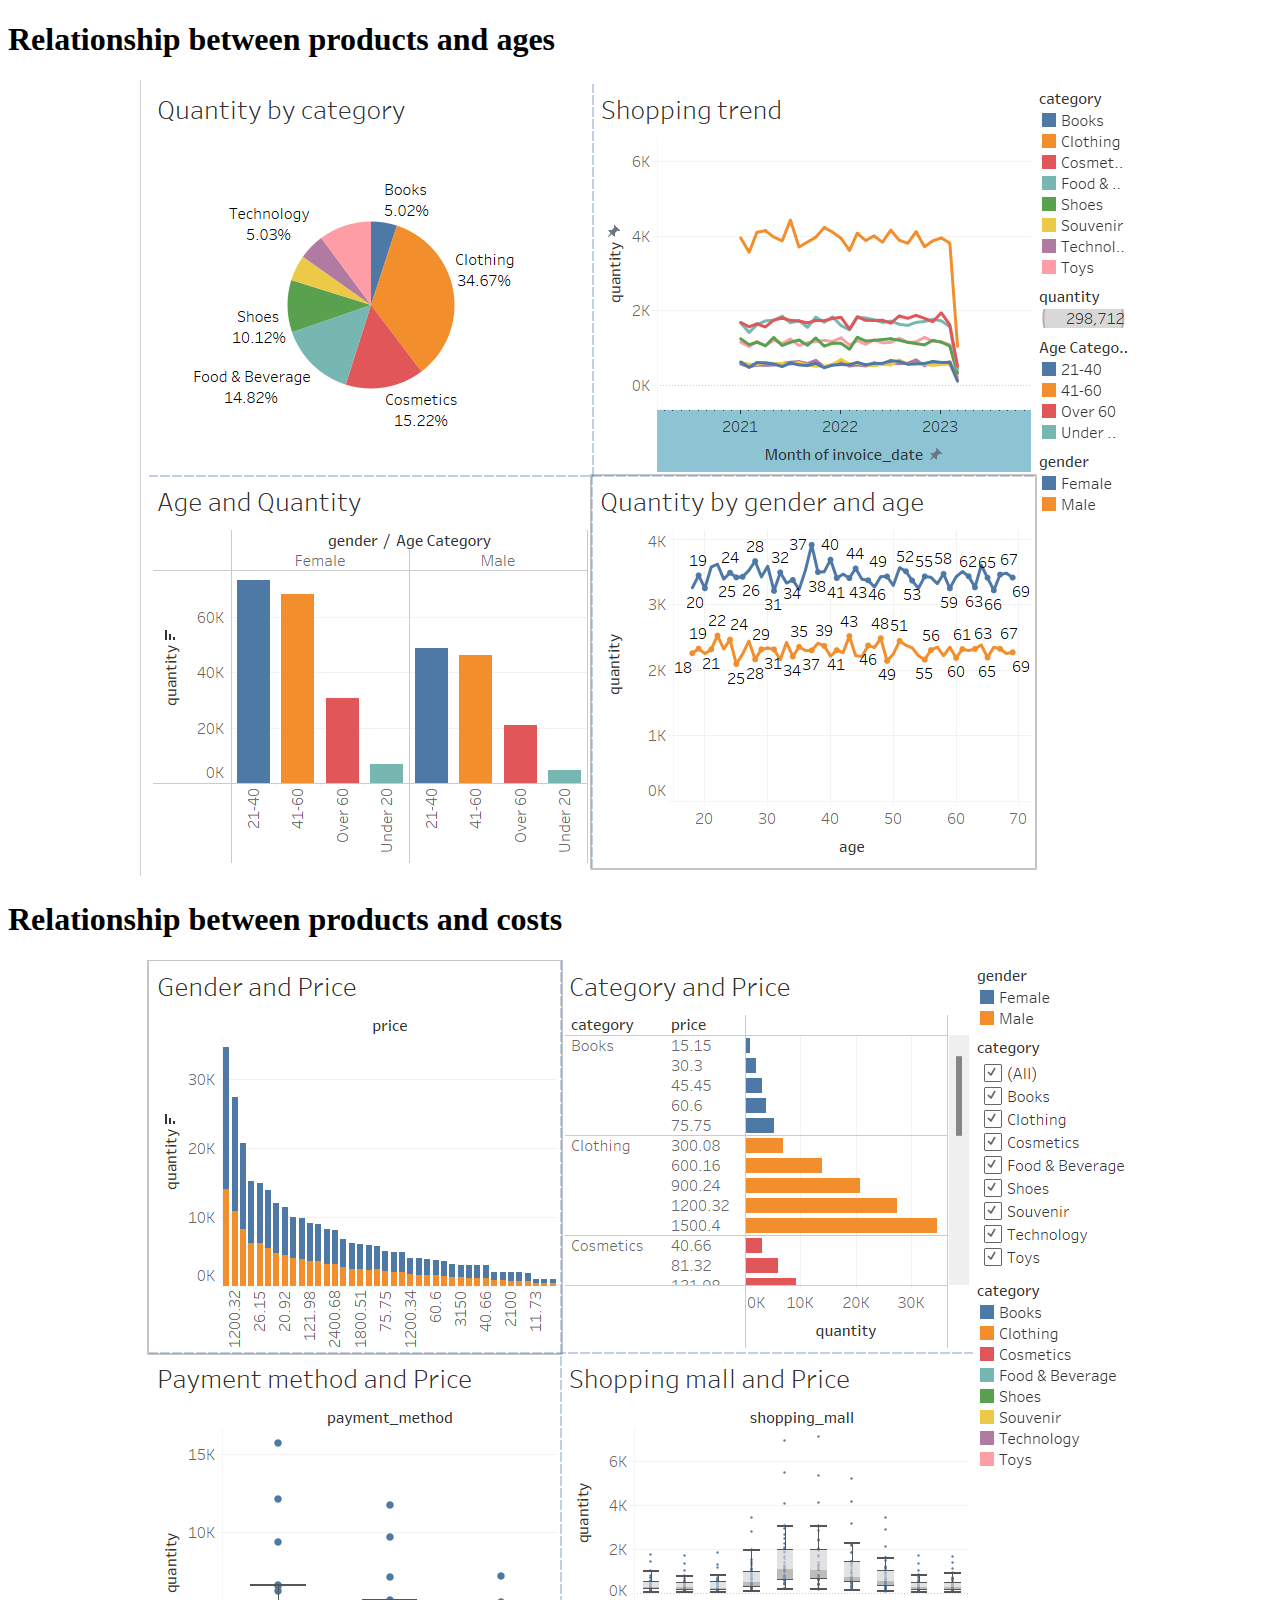
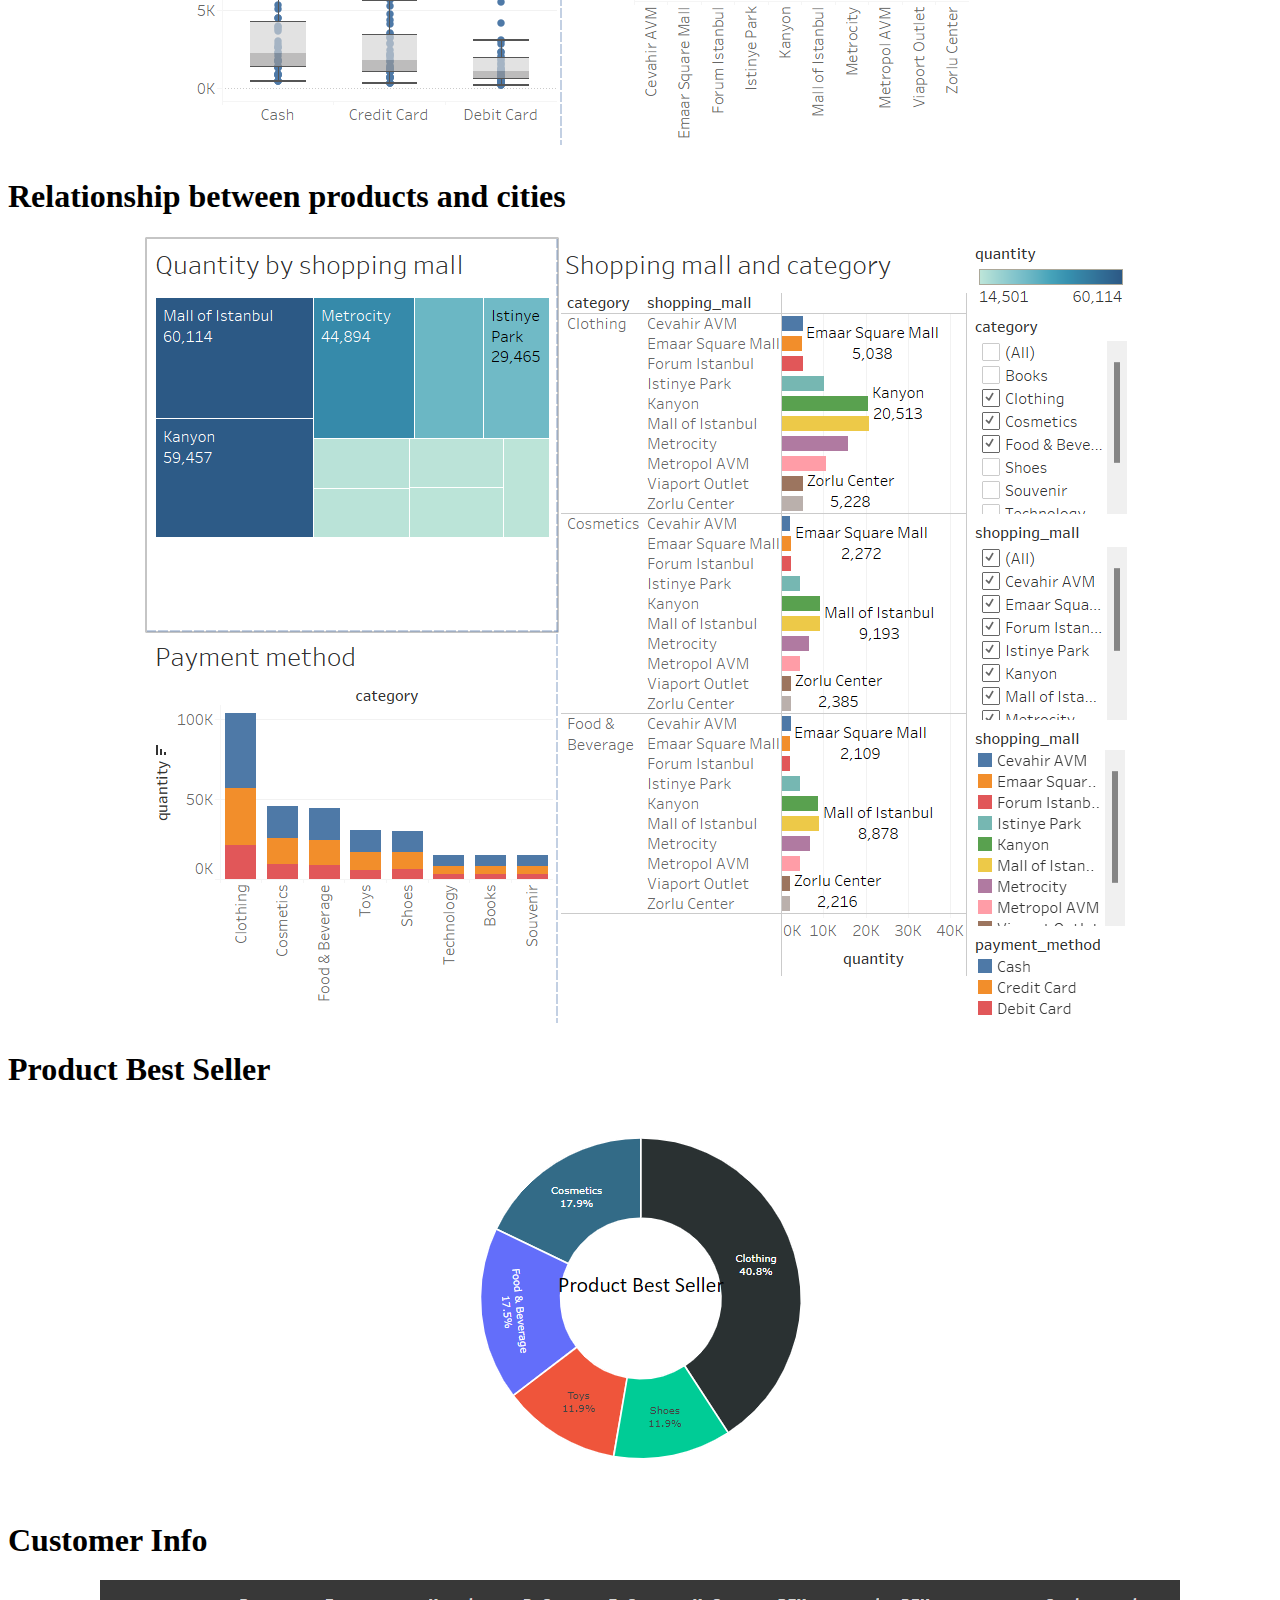
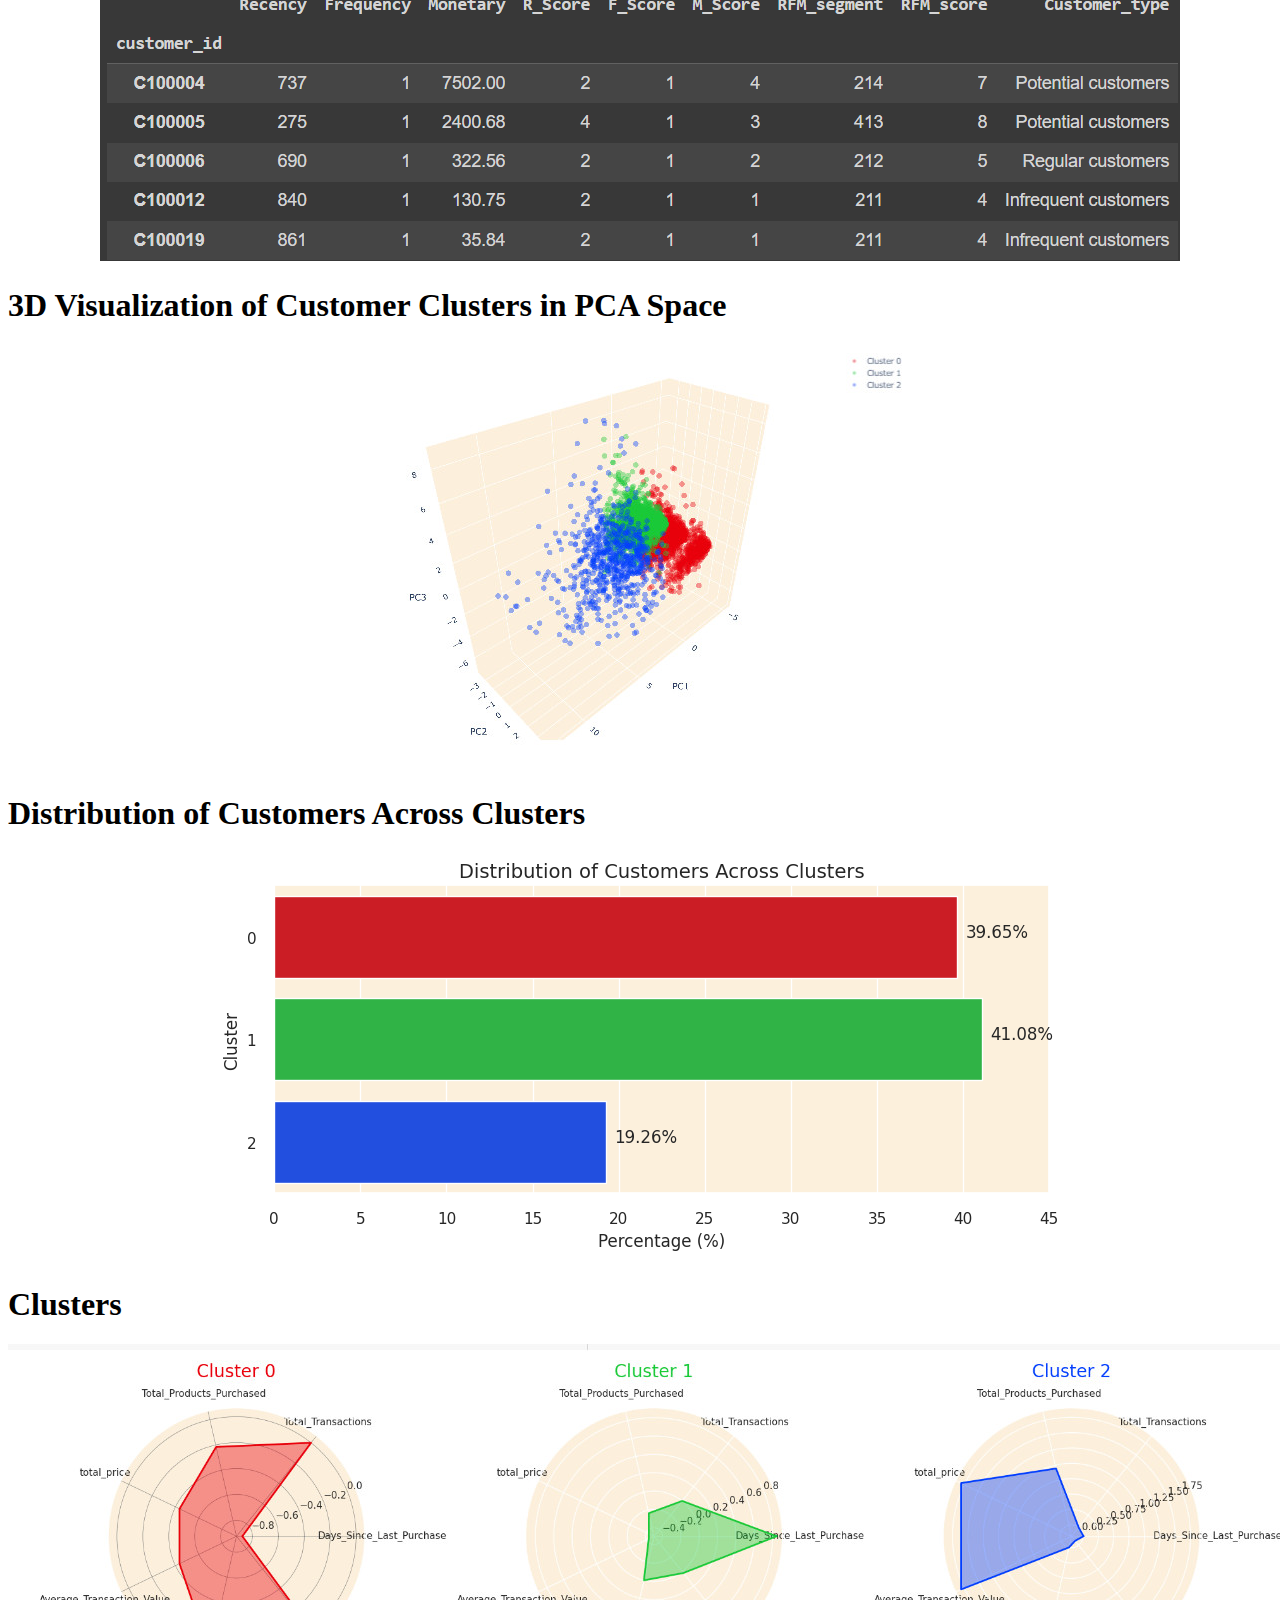
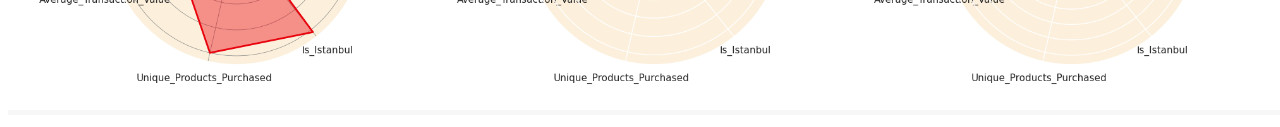
<file: contactme.html>
<!DOCTYPE html>
<html lang="en">
<head>
  <meta charset="UTF-8">
  <meta name="viewport" content="width=device-width, initial-scale=1.0">
  <link rel="stylesheet" href="C:\Users\Admin\Desktop\1\style.css">
  <title>Results</title>
</head>
<body>
  <!-- Your HTML content goes here -->
 <!-- <div class = "table-container" id = "fileData" ></div> -->
  <div class="data-info">
    <h1>Relationship between products and ages </h1>
    <center><img src="1.png" ></center> 
    <div id="dataInfo"></div>
</div>

<div class="data-info">
    <h1>Relationship between products and costs </h1>
    <center><img src="2.png" ></center> 
    <div id="dataInfo"></div>
</div>

<div class="data-info">
    <h1>Relationship between products and cities</h1>
    <center><img src="3.png" ></center> 
    <div id="dataInfo"></div>
</div>

<div class="data-info">
    <h1>Product Best Seller</h1>
    <center><img src="4.png" ></center> 
    <div id="dataInfo"></div>
</div>

<div class="data-info">
    <h1>Customer Info</h1>
    <center><img src="5.png" ></center> 
    <div id="dataInfo"></div>
</div>

<div class="data-info">
    <h1>3D Visualization of Customer Clusters in PCA Space</h1>
    <center><img src="9.png" ></center> 
</div>

<div class="data-info">
    <h1>Distribution of Customers Across Clusters</h1>
    <center><img src="6.png" ></center> 
    <div id="dataInfo"></div>
</div>

<div class="data-info">
    <h1>Clusters</h1>
    <center><img src="8.png" ></center> 
</div>

</body>
</html>
</file>
